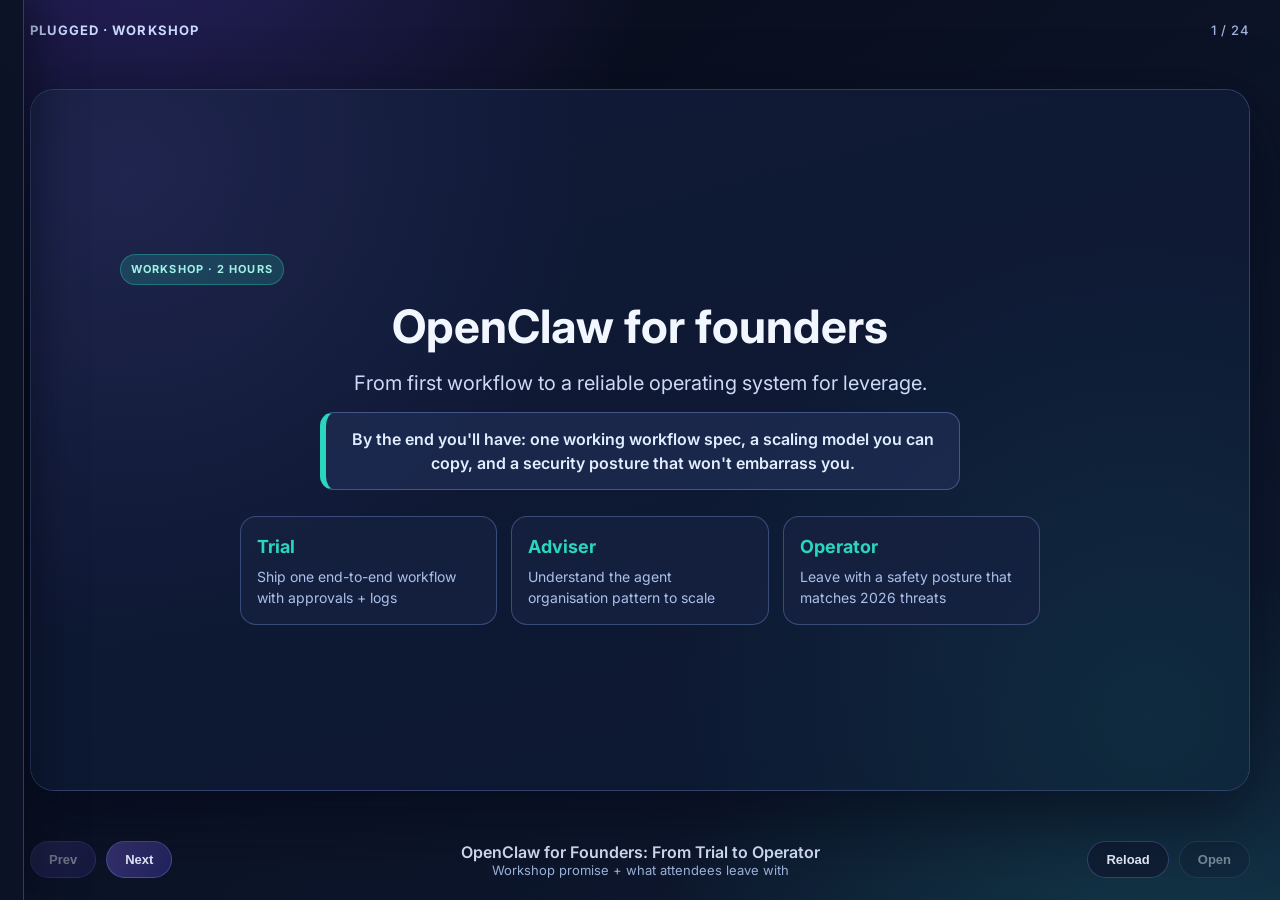
<file: index.html>
<!doctype html>
<html lang="en">
  <head>
    <meta charset="UTF-8" />
    <meta name="viewport" content="width=device-width, initial-scale=1.0" />
    <title>Plugged Workshop Deck</title>
    <link rel="icon" href="favicon.svg" type="image/svg+xml" />
    <link rel="preconnect" href="https://fonts.googleapis.com" />
    <link rel="preconnect" href="https://fonts.gstatic.com" crossorigin />
    <link
      href="https://fonts.googleapis.com/css2?family=Inter:wght@400;500;600&display=swap"
      rel="stylesheet"
    />
    <link rel="stylesheet" href="style.css" />
  </head>
  <body>
    <div id="app">
      <div class="rail-hotzone" id="railHotzone" aria-hidden="true"></div>
      <aside class="rail" id="rail">
        <div class="rail-header">Sections</div>
        <div class="rail-list" id="railList"></div>
      </aside>

      <main class="stage">
        <header class="topbar">
          <div class="brand">PLUGGED · Workshop</div>
          <div class="meta" id="slideCount"></div>
        </header>

        <section class="canvas-shell">
          <div class="canvas-frame">
            <iframe
              id="canvas"
              title="Presentation Canvas"
              loading="lazy"
              referrerpolicy="no-referrer"
            ></iframe>
            <div class="canvas-html" id="canvasHtml" aria-live="polite"></div>
            <div class="canvas-fallback" id="canvasFallback" aria-live="polite">
              <div class="fallback-card">
                <div class="fallback-title" id="fallbackTitle"></div>
                <div class="fallback-desc" id="fallbackDesc"></div>
                <div class="fallback-actions">
                  <button class="btn" id="fallbackOpen">Open site</button>
                </div>
              </div>
            </div>
          </div>
        </section>

        <footer class="controls">
          <div class="controls-left">
            <button class="btn" id="prevBtn">Prev</button>
            <button class="btn" id="nextBtn">Next</button>
          </div>
          <div class="controls-center">
            <div class="slide-title" id="slideTitle"></div>
            <div class="slide-desc" id="slideDesc"></div>
          </div>
          <div class="controls-right">
            <button class="btn btn-ghost" id="reloadBtn">Reload</button>
            <button class="btn btn-ghost" id="openBtn">Open</button>
          </div>
        </footer>
      </main>
    </div>

    <script src="app.js"></script>
  </body>
</html>
</file>
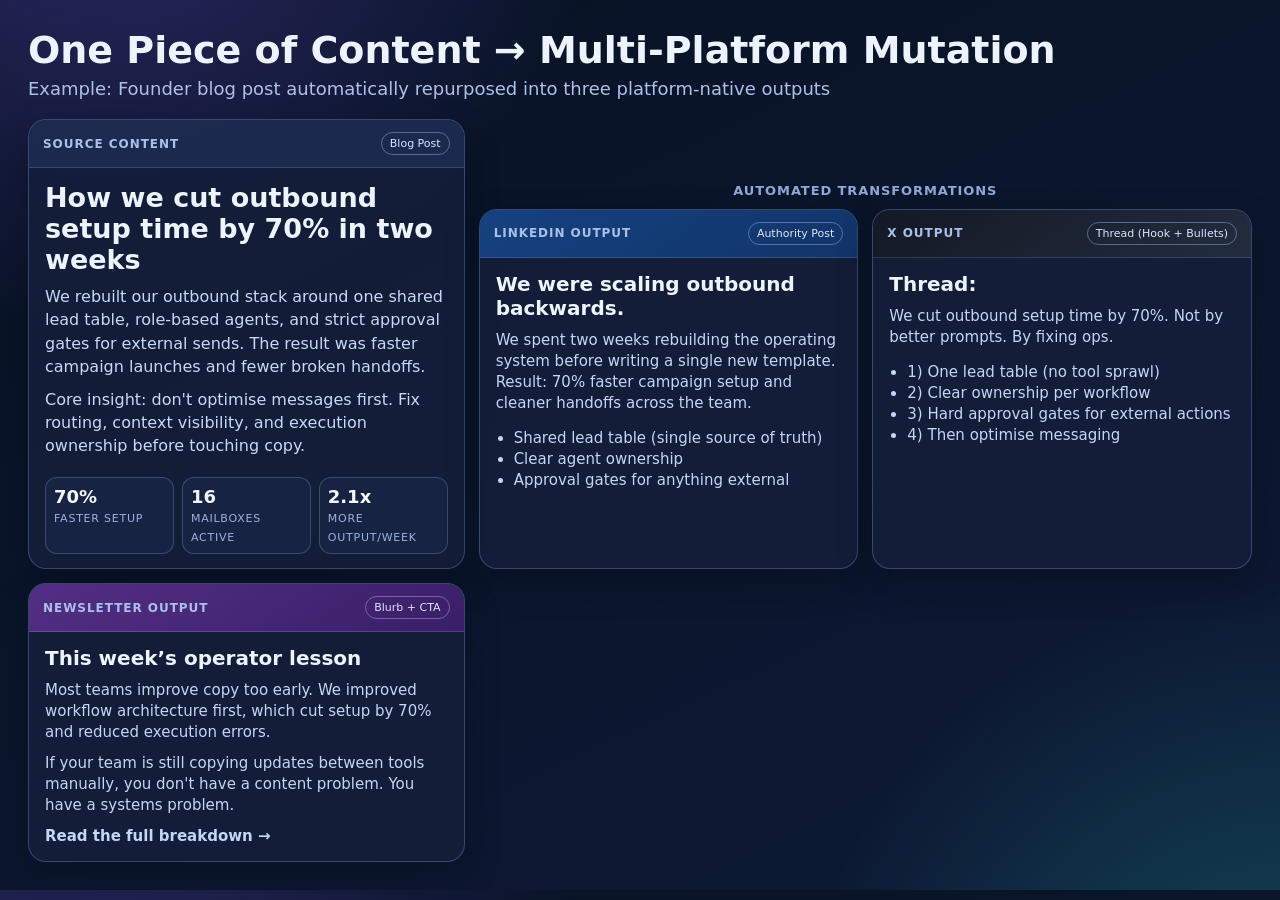
<file: demos/content-mutation.html>
<!doctype html>
<html lang="en">
  <head>
    <meta charset="UTF-8" />
    <meta name="viewport" content="width=device-width, initial-scale=1.0" />
    <title>Content Mutation Example</title>
    <style>
      :root {
        color-scheme: dark;
      }

      * {
        box-sizing: border-box;
      }

      body {
        margin: 0;
        font-family: Inter, system-ui, -apple-system, sans-serif;
        background:
          radial-gradient(1100px circle at 8% -20%, rgba(130, 92, 255, 0.32), transparent 46%),
          radial-gradient(1100px circle at 100% 120%, rgba(39, 209, 188, 0.26), transparent 44%),
          linear-gradient(155deg, #081224, #0d1a35);
        color: #edf4ff;
      }

      .wrap {
        width: min(1480px, 100vw);
        margin: 0 auto;
        padding: 28px;
      }

      h1 {
        margin: 0 0 6px;
        font-size: 38px;
      }

      .sub {
        color: #adc1e8;
        margin-bottom: 20px;
        font-size: 18px;
      }

      .grid {
        display: grid;
        grid-template-columns: 1.15fr 1fr 1fr;
        grid-template-rows: auto auto;
        gap: 14px;
      }

      .card {
        border-radius: 18px;
        border: 1px solid rgba(152, 183, 255, 0.28);
        background: rgba(20, 31, 58, 0.86);
        overflow: hidden;
        box-shadow: 0 14px 32px rgba(7, 10, 24, 0.45);
        min-height: 250px;
        display: flex;
        flex-direction: column;
      }

      .card.source {
        grid-column: 1 / 2;
        grid-row: 1 / 3;
      }

      .head {
        display: flex;
        justify-content: space-between;
        align-items: center;
        padding: 12px 14px;
        border-bottom: 1px solid rgba(152, 183, 255, 0.2);
        background: rgba(31, 46, 87, 0.74);
      }

      .label {
        font-size: 12px;
        letter-spacing: 0.08em;
        text-transform: uppercase;
        color: #aac0ea;
        font-weight: 700;
      }

      .tag {
        border: 1px solid rgba(170, 198, 255, 0.42);
        padding: 4px 8px;
        border-radius: 999px;
        font-size: 11px;
        color: #d8e6ff;
      }

      .body {
        padding: 14px 16px;
        display: flex;
        flex-direction: column;
        gap: 10px;
      }

      .source h2 {
        margin: 0;
        font-size: 27px;
        line-height: 1.15;
      }

      .source p {
        margin: 0;
        color: #c7d8fa;
        line-height: 1.45;
      }

      .stats {
        margin-top: 10px;
        display: grid;
        grid-template-columns: repeat(3, minmax(0, 1fr));
        gap: 8px;
      }

      .stat {
        border-radius: 12px;
        padding: 8px;
        border: 1px solid rgba(154, 184, 255, 0.26);
        background: rgba(25, 38, 71, 0.8);
      }

      .stat b {
        display: block;
        font-size: 18px;
        color: #f3f7ff;
      }

      .stat span {
        font-size: 11px;
        color: #9cb2df;
        text-transform: uppercase;
        letter-spacing: 0.07em;
      }

      .platform h3 {
        margin: 0;
        font-size: 20px;
      }

      .platform p,
      .platform li {
        margin: 0;
        color: #c4d5f7;
        line-height: 1.4;
        font-size: 15px;
      }

      .platform ul {
        margin: 4px 0 0;
        padding-left: 18px;
      }

      .linkedin .head {
        background: linear-gradient(145deg, rgba(22, 74, 144, 0.82), rgba(18, 58, 115, 0.82));
      }

      .xthread .head {
        background: linear-gradient(145deg, rgba(18, 24, 35, 0.9), rgba(37, 46, 63, 0.9));
      }

      .newsletter .head {
        background: linear-gradient(145deg, rgba(94, 50, 147, 0.84), rgba(66, 30, 112, 0.84));
      }

      .arrow {
        grid-column: 2 / 4;
        justify-self: center;
        align-self: end;
        margin-bottom: -3px;
        font-size: 13px;
        color: #90a8d7;
        letter-spacing: 0.07em;
        text-transform: uppercase;
        font-weight: 600;
      }
    </style>
  </head>
  <body>
    <div class="wrap">
      <h1>One Piece of Content → Multi-Platform Mutation</h1>
      <div class="sub">Example: Founder blog post automatically repurposed into three platform-native outputs</div>

      <div class="grid" id="mutation-grid">
        <article class="card source" id="source-card">
          <div class="head">
            <span class="label">Source Content</span>
            <span class="tag">Blog Post</span>
          </div>
          <div class="body">
            <h2>How we cut outbound setup time by 70% in two weeks</h2>
            <p>
              We rebuilt our outbound stack around one shared lead table, role-based agents,
              and strict approval gates for external sends. The result was faster campaign launches
              and fewer broken handoffs.
            </p>
            <p>
              Core insight: don't optimise messages first. Fix routing, context visibility,
              and execution ownership before touching copy.
            </p>
            <div class="stats">
              <div class="stat"><b>70%</b><span>Faster setup</span></div>
              <div class="stat"><b>16</b><span>Mailboxes active</span></div>
              <div class="stat"><b>2.1x</b><span>More output/week</span></div>
            </div>
          </div>
        </article>

        <div class="arrow">Automated transformations</div>

        <article class="card platform linkedin" id="linkedin-card">
          <div class="head">
            <span class="label">LinkedIn Output</span>
            <span class="tag">Authority Post</span>
          </div>
          <div class="body">
            <h3>We were scaling outbound backwards.</h3>
            <p>
              We spent two weeks rebuilding the operating system before writing a single new template.
              Result: 70% faster campaign setup and cleaner handoffs across the team.
            </p>
            <ul>
              <li>Shared lead table (single source of truth)</li>
              <li>Clear agent ownership</li>
              <li>Approval gates for anything external</li>
            </ul>
          </div>
        </article>

        <article class="card platform xthread" id="x-card">
          <div class="head">
            <span class="label">X Output</span>
            <span class="tag">Thread (Hook + Bullets)</span>
          </div>
          <div class="body">
            <h3>Thread:</h3>
            <p>We cut outbound setup time by 70%. Not by better prompts. By fixing ops.</p>
            <ul>
              <li>1) One lead table (no tool sprawl)</li>
              <li>2) Clear ownership per workflow</li>
              <li>3) Hard approval gates for external actions</li>
              <li>4) Then optimise messaging</li>
            </ul>
          </div>
        </article>

        <article class="card platform newsletter" id="newsletter-card">
          <div class="head">
            <span class="label">Newsletter Output</span>
            <span class="tag">Blurb + CTA</span>
          </div>
          <div class="body">
            <h3>This week’s operator lesson</h3>
            <p>
              Most teams improve copy too early. We improved workflow architecture first,
              which cut setup by 70% and reduced execution errors.
            </p>
            <p>
              If your team is still copying updates between tools manually, you don't have a content problem.
              You have a systems problem.
            </p>
            <p><strong>Read the full breakdown →</strong></p>
          </div>
        </article>
      </div>
    </div>
  </body>
</html>
</file>
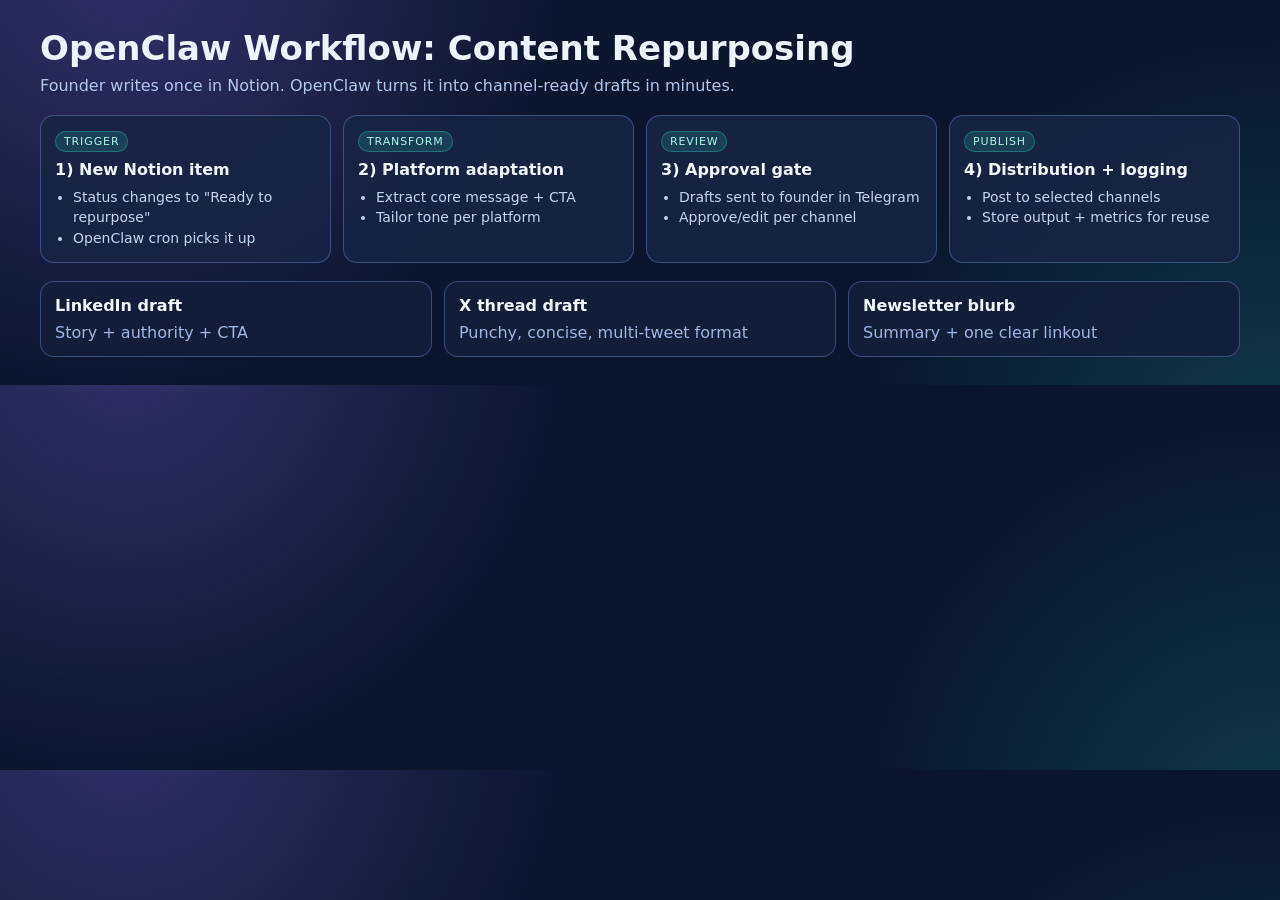
<file: demos/content-repurpose.html>
<!doctype html>
<html lang="en">
  <head>
    <meta charset="UTF-8" />
    <meta name="viewport" content="width=device-width, initial-scale=1.0" />
    <title>Content Repurposing Flow</title>
    <style>
      :root {
        color-scheme: dark;
      }
      body {
        margin: 0;
        font-family: Inter, system-ui, -apple-system, sans-serif;
        background:
          radial-gradient(900px circle at 10% -10%, rgba(139, 112, 255, 0.28), transparent 48%),
          radial-gradient(850px circle at 100% 120%, rgba(36, 214, 189, 0.2), transparent 52%),
          linear-gradient(155deg, #0e1731 0%, #0a142b 100%);
        color: #edf3ff;
      }
      .wrap {
        max-width: 1200px;
        margin: 0 auto;
        padding: 28px;
      }
      h1 {
        margin: 0 0 8px;
        font-size: 34px;
      }
      p {
        margin: 0 0 20px;
        color: #b2c6ee;
      }
      .flow {
        display: grid;
        grid-template-columns: repeat(4, minmax(0, 1fr));
        gap: 12px;
      }
      .card {
        background: rgba(24, 36, 69, 0.9);
        border: 1px solid rgba(141, 173, 255, 0.32);
        border-radius: 14px;
        padding: 14px;
      }
      .card h3 {
        margin: 0 0 8px;
        font-size: 16px;
        color: #f1f6ff;
      }
      .badge {
        display: inline-block;
        font-size: 11px;
        text-transform: uppercase;
        letter-spacing: 0.08em;
        color: #abf4e8;
        background: rgba(42, 214, 190, 0.16);
        border: 1px solid rgba(42, 214, 190, 0.35);
        border-radius: 999px;
        padding: 3px 8px;
        margin-bottom: 8px;
      }
      ul {
        margin: 0;
        padding-left: 18px;
        font-size: 14px;
        line-height: 1.45;
        color: #c2d5f6;
      }
      .sample {
        margin-top: 18px;
        display: grid;
        grid-template-columns: repeat(3, minmax(0, 1fr));
        gap: 12px;
      }
      .sample .card {
        background: rgba(20, 31, 59, 0.86);
      }
      .sample .card p {
        margin: 0;
        color: #9fb5e2;
      }
      @media (max-width: 900px) {
        .flow,
        .sample {
          grid-template-columns: 1fr;
        }
      }
    </style>
  </head>
  <body>
    <div class="wrap">
      <h1>OpenClaw Workflow: Content Repurposing</h1>
      <p>
        Founder writes once in Notion. OpenClaw turns it into channel-ready drafts in minutes.
      </p>

      <div class="flow">
        <div class="card">
          <div class="badge">Trigger</div>
          <h3>1) New Notion item</h3>
          <ul>
            <li>Status changes to "Ready to repurpose"</li>
            <li>OpenClaw cron picks it up</li>
          </ul>
        </div>
        <div class="card">
          <div class="badge">Transform</div>
          <h3>2) Platform adaptation</h3>
          <ul>
            <li>Extract core message + CTA</li>
            <li>Tailor tone per platform</li>
          </ul>
        </div>
        <div class="card">
          <div class="badge">Review</div>
          <h3>3) Approval gate</h3>
          <ul>
            <li>Drafts sent to founder in Telegram</li>
            <li>Approve/edit per channel</li>
          </ul>
        </div>
        <div class="card">
          <div class="badge">Publish</div>
          <h3>4) Distribution + logging</h3>
          <ul>
            <li>Post to selected channels</li>
            <li>Store output + metrics for reuse</li>
          </ul>
        </div>
      </div>

      <div class="sample">
        <div class="card"><h3>LinkedIn draft</h3><p>Story + authority + CTA</p></div>
        <div class="card"><h3>X thread draft</h3><p>Punchy, concise, multi-tweet format</p></div>
        <div class="card"><h3>Newsletter blurb</h3><p>Summary + one clear linkout</p></div>
      </div>
    </div>
  </body>
</html>
</file>
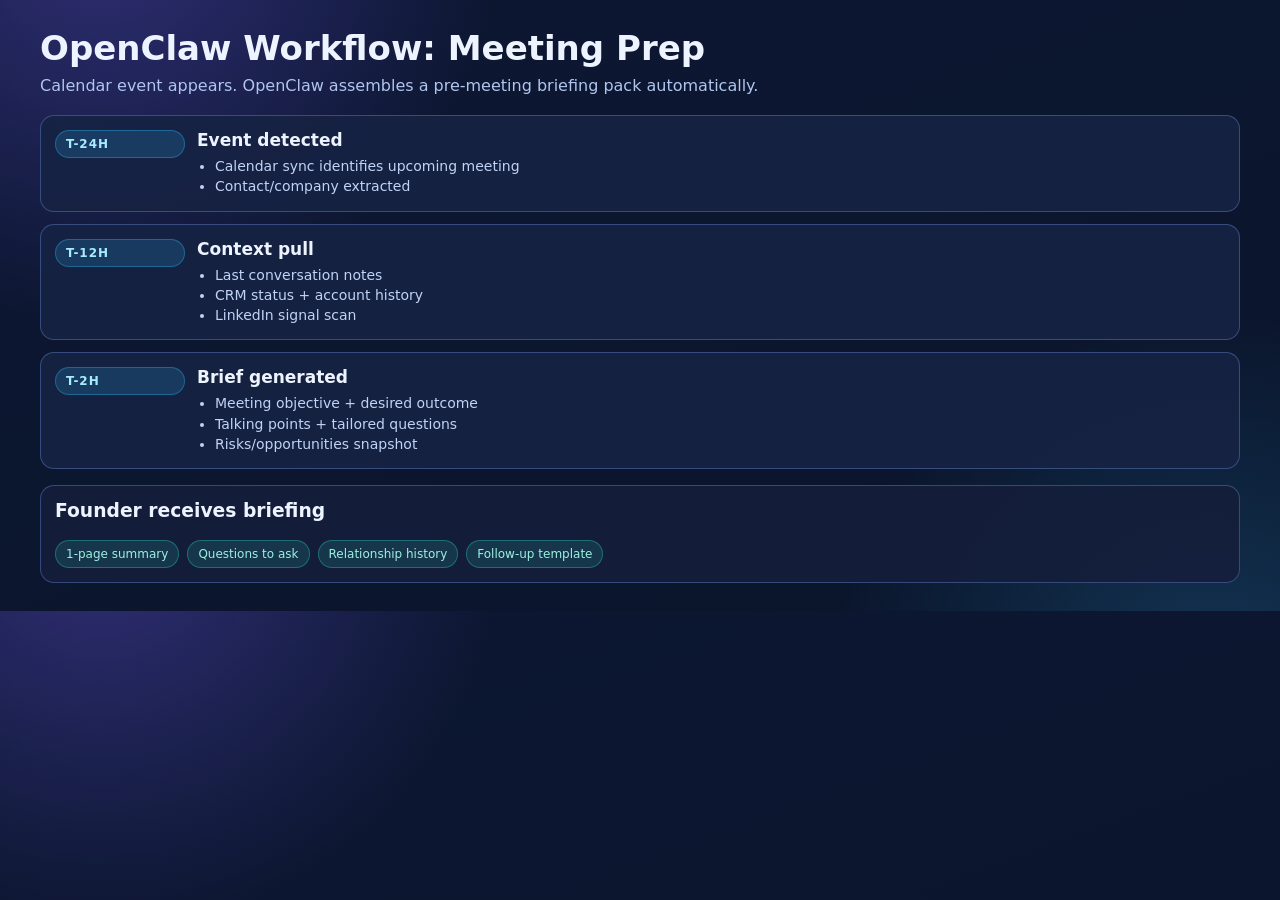
<file: demos/meeting-prep.html>
<!doctype html>
<html lang="en">
  <head>
    <meta charset="UTF-8" />
    <meta name="viewport" content="width=device-width, initial-scale=1.0" />
    <title>Meeting Prep Flow</title>
    <style>
      :root {
        color-scheme: dark;
      }
      body {
        margin: 0;
        font-family: Inter, system-ui, -apple-system, sans-serif;
        background:
          radial-gradient(860px circle at 8% -12%, rgba(120, 95, 255, 0.32), transparent 46%),
          radial-gradient(780px circle at 95% 115%, rgba(54, 186, 255, 0.2), transparent 50%),
          linear-gradient(160deg, #0d1733 0%, #0a152b 100%);
        color: #edf3ff;
      }
      .wrap {
        max-width: 1200px;
        margin: 0 auto;
        padding: 28px;
      }
      h1 {
        margin: 0 0 8px;
        font-size: 34px;
      }
      p {
        margin: 0 0 20px;
        color: #b0c5ef;
      }
      .timeline {
        display: grid;
        gap: 12px;
      }
      .step {
        background: rgba(23, 35, 67, 0.9);
        border: 1px solid rgba(126, 168, 255, 0.32);
        border-radius: 14px;
        padding: 14px;
        display: grid;
        grid-template-columns: 130px 1fr;
        gap: 12px;
        align-items: start;
      }
      .time {
        font-size: 12px;
        text-transform: uppercase;
        letter-spacing: 0.08em;
        color: #a6ecff;
        font-weight: 700;
        background: rgba(45, 190, 255, 0.16);
        border: 1px solid rgba(45, 190, 255, 0.33);
        border-radius: 999px;
        padding: 6px 10px;
        display: inline-block;
      }
      .step h3 {
        margin: 0 0 6px;
        font-size: 17px;
      }
      ul {
        margin: 0;
        padding-left: 18px;
        font-size: 14px;
        line-height: 1.45;
        color: #c0d3f6;
      }
      .output {
        margin-top: 16px;
        background: rgba(20, 31, 59, 0.9);
        border: 1px solid rgba(126, 168, 255, 0.32);
        border-radius: 14px;
        padding: 14px;
      }
      .output h3 {
        margin-top: 0;
      }
      .chips {
        display: flex;
        flex-wrap: wrap;
        gap: 8px;
      }
      .chip {
        background: rgba(42, 214, 190, 0.14);
        border: 1px solid rgba(42, 214, 190, 0.35);
        border-radius: 999px;
        padding: 6px 10px;
        font-size: 12px;
        color: #9cf0e3;
      }
      @media (max-width: 900px) {
        .step {
          grid-template-columns: 1fr;
        }
      }
    </style>
  </head>
  <body>
    <div class="wrap">
      <h1>OpenClaw Workflow: Meeting Prep</h1>
      <p>
        Calendar event appears. OpenClaw assembles a pre-meeting briefing pack automatically.
      </p>

      <div class="timeline">
        <div class="step">
          <div class="time">T-24h</div>
          <div>
            <h3>Event detected</h3>
            <ul>
              <li>Calendar sync identifies upcoming meeting</li>
              <li>Contact/company extracted</li>
            </ul>
          </div>
        </div>

        <div class="step">
          <div class="time">T-12h</div>
          <div>
            <h3>Context pull</h3>
            <ul>
              <li>Last conversation notes</li>
              <li>CRM status + account history</li>
              <li>LinkedIn signal scan</li>
            </ul>
          </div>
        </div>

        <div class="step">
          <div class="time">T-2h</div>
          <div>
            <h3>Brief generated</h3>
            <ul>
              <li>Meeting objective + desired outcome</li>
              <li>Talking points + tailored questions</li>
              <li>Risks/opportunities snapshot</li>
            </ul>
          </div>
        </div>
      </div>

      <div class="output">
        <h3>Founder receives briefing</h3>
        <div class="chips">
          <span class="chip">1-page summary</span>
          <span class="chip">Questions to ask</span>
          <span class="chip">Relationship history</span>
          <span class="chip">Follow-up template</span>
        </div>
      </div>
    </div>
  </body>
</html>
</file>
<file: style.css>
:root {
  color-scheme: dark;
  --bg: #070b17;
  --bg-gradient:
    radial-gradient(1200px circle at 10% -20%, rgba(112, 82, 255, 0.35) 0%, transparent 46%),
    radial-gradient(1100px circle at 90% 120%, rgba(40, 207, 188, 0.2) 0%, transparent 48%),
    linear-gradient(145deg, #070b17 0%, #0b1225 46%, #0f1b33 100%);
  --panel: rgba(16, 24, 46, 0.84);
  --panel-strong: rgba(34, 47, 83, 0.92);
  --panel-soft: rgba(20, 30, 58, 0.72);
  --border: rgba(131, 162, 246, 0.3);
  --text: #eaf1ff;
  --muted: #9fb4df;
  --accent: #8f72ff;
  --accent-strong: #6b4dff;
  --accent-alt: #2ad6be;
  --shadow: 0 24px 70px rgba(4, 8, 22, 0.62);
  --radius: 24px;
}

* {
  box-sizing: border-box;
}

body {
  margin: 0;
  font-family: "Inter", system-ui, -apple-system, sans-serif;
  background: var(--bg-gradient);
  color: var(--text);
  height: 100vh;
  overflow: hidden;
}

#app {
  display: flex;
  height: 100vh;
}

.stage {
  flex: 1;
  display: flex;
  flex-direction: column;
  padding: 22px 30px;
  gap: 18px;
  min-width: 0;
}

.topbar {
  display: flex;
  align-items: center;
  justify-content: space-between;
  font-size: 13px;
  letter-spacing: 0.08em;
  text-transform: uppercase;
  color: var(--muted);
}

.brand {
  font-weight: 700;
  color: #cbd9ff;
}

.meta {
  font-weight: 500;
}

.canvas-shell {
  flex: 1;
  display: flex;
  align-items: center;
  justify-content: center;
}

.canvas-frame {
  width: min(1440px, 96vw);
  height: min(820px, 78vh);
  border-radius: var(--radius);
  background: linear-gradient(165deg, rgba(17, 26, 50, 0.95) 0%, rgba(10, 18, 36, 0.92) 100%);
  border: 1px solid var(--border);
  box-shadow: var(--shadow);
  overflow: hidden;
  position: relative;
}

.canvas-frame::before {
  content: "";
  position: absolute;
  inset: 0;
  pointer-events: none;
  background:
    radial-gradient(620px circle at 14% 14%, rgba(142, 117, 255, 0.15), transparent 60%),
    radial-gradient(580px circle at 86% 88%, rgba(41, 214, 190, 0.1), transparent 62%);
  z-index: 0;
}

#canvas {
  width: 100%;
  height: 100%;
  border: none;
  background: #0f172d;
  position: relative;
  z-index: 1;
}

.canvas-html {
  position: absolute;
  inset: 0;
  z-index: 2;
  display: none;
  overflow-y: auto;
  background:
    radial-gradient(800px circle at 8% 12%, rgba(143, 114, 255, 0.12), transparent 58%),
    radial-gradient(800px circle at 92% 90%, rgba(42, 214, 190, 0.1), transparent 62%),
    linear-gradient(165deg, #101a36 0%, #0c1730 100%);
  padding: 44px 50px;
}

.controls {
  display: grid;
  grid-template-columns: 1fr 2fr 1fr;
  align-items: center;
  gap: 16px;
}

.controls-left,
.controls-right {
  display: flex;
  gap: 10px;
}

.controls-right {
  justify-content: flex-end;
}

.controls-center {
  text-align: center;
}

.slide-title {
  font-weight: 600;
  font-size: 16px;
  color: #dce8ff;
}

.slide-desc {
  font-size: 13px;
  color: var(--muted);
}

.btn {
  border: 1px solid var(--border);
  background: linear-gradient(135deg, rgba(141, 114, 255, 0.35), rgba(96, 77, 255, 0.26));
  color: var(--text);
  padding: 10px 18px;
  border-radius: 999px;
  font-size: 13px;
  font-weight: 600;
  cursor: pointer;
  transition: all 0.2s ease;
}

.btn:hover {
  transform: translateY(-1px);
  border-color: rgba(146, 178, 255, 0.6);
  box-shadow: 0 10px 20px rgba(109, 78, 255, 0.26);
}

.btn:active {
  transform: translateY(0);
}

.btn-ghost {
  background: rgba(16, 26, 49, 0.78);
}

.rail-hotzone {
  position: fixed;
  left: 0;
  top: 0;
  width: 12px;
  height: 100vh;
  z-index: 12;
}

.rail {
  position: fixed;
  left: 0;
  top: 0;
  width: 270px;
  height: 100vh;
  padding: 24px 18px;
  background: rgba(12, 19, 38, 0.96);
  border-right: 1px solid var(--border);
  box-shadow: 12px 0 38px rgba(4, 8, 22, 0.5);
  transform: translateX(-246px);
  transition: transform 0.25s ease;
  z-index: 11;
  display: flex;
  flex-direction: column;
  gap: 16px;
}

body.rail-open .rail {
  transform: translateX(0);
}

.rail-header {
  font-size: 12px;
  letter-spacing: 0.08em;
  text-transform: uppercase;
  color: var(--muted);
  font-weight: 600;
}

.rail-list {
  display: flex;
  flex-direction: column;
  gap: 8px;
  overflow-y: auto;
  padding-right: 6px;
}

.rail-item {
  text-align: left;
  background: transparent;
  border: 1px solid transparent;
  border-radius: 14px;
  padding: 10px 12px;
  font-size: 13px;
  cursor: pointer;
  color: #d8e4ff;
  transition: all 0.2s ease;
}

.rail-item:hover {
  background: rgba(140, 114, 255, 0.16);
  border-color: rgba(146, 178, 255, 0.4);
}

.rail-item.active {
  background: rgba(140, 114, 255, 0.3);
  border-color: rgba(156, 188, 255, 0.6);
  font-weight: 600;
}

.rail-section {
  margin: 8px 2px 2px;
  font-size: 11px;
  letter-spacing: 0.07em;
  text-transform: uppercase;
  color: #91a7d2;
  opacity: 0.9;
}

.slide-content {
  max-width: 1040px;
  margin: 0 auto;
  display: flex;
  flex-direction: column;
  gap: 14px;
  line-height: 1.5;
}

.slide-content.wide {
  max-width: 1380px;
}

.slide-content.center {
  justify-content: center;
  min-height: 100%;
  align-items: center;
  text-align: center;
}

.slide-content h1,
.slide-content h2,
.slide-content h3 {
  margin: 0;
  line-height: 1.2;
  color: #f2f6ff;
}

.slide-content h1 {
  font-size: 46px;
}

.slide-content h2 {
  font-size: 34px;
}

.slide-content h3 {
  font-size: 22px;
  margin-top: 8px;
}

.slide-content p {
  margin: 0;
  font-size: 20px;
  color: #ccdaf8;
}

.slide-content ul,
.slide-content ol {
  margin: 0;
  padding-left: 22px;
  font-size: 19px;
  color: #c3d3f6;
}

.slide-content li + li {
  margin-top: 8px;
}

.big-list {
  font-size: 21px;
}

.big-list ul {
  margin-top: 8px;
}

.callout {
  background: rgba(30, 44, 82, 0.78);
  border: 1px solid rgba(144, 176, 255, 0.34);
  border-left: 6px solid var(--accent-alt);
  border-radius: 14px;
  padding: 14px 16px;
  font-weight: 600;
  color: #e2edff;
}

.pill {
  align-self: flex-start;
  font-size: 11px;
  text-transform: uppercase;
  letter-spacing: 0.1em;
  font-weight: 700;
  padding: 6px 10px;
  border-radius: 999px;
  background: rgba(42, 214, 190, 0.18);
  border: 1px solid rgba(42, 214, 190, 0.35);
  color: #9ff2e5;
}

.muted-line {
  color: #93a9d7 !important;
  font-size: 18px !important;
}

.flow-grid {
  display: grid;
  grid-template-columns: 1fr auto 1fr auto 1fr auto 1fr;
  gap: 10px;
  align-items: center;
}

.flow-card {
  background: rgba(24, 36, 69, 0.9);
  border: 1px solid rgba(141, 173, 255, 0.32);
  border-radius: 16px;
  padding: 12px;
  display: flex;
  flex-direction: column;
  gap: 3px;
  min-height: 92px;
}

.flow-card strong {
  font-size: 17px;
  color: #f2f6ff;
}

.flow-card span {
  color: #a9bce6;
  font-size: 14px;
}

.flow-arrow {
  color: #7ddbd1;
  font-size: 24px;
  font-weight: 700;
}

.two-col {
  display: grid;
  grid-template-columns: repeat(2, minmax(0, 1fr));
  gap: 18px;
}

.two-col > div {
  background: rgba(22, 33, 64, 0.82);
  border: 1px solid rgba(138, 169, 247, 0.32);
  border-radius: 16px;
  padding: 16px;
}

.visual-grid {
  display: grid;
  grid-template-columns: repeat(3, minmax(0, 1fr));
  gap: 14px;
}

.visual-card {
  background: rgba(22, 33, 64, 0.84);
  border: 1px solid rgba(143, 174, 248, 0.34);
  border-radius: 16px;
  overflow: hidden;
  display: flex;
  flex-direction: column;
  min-height: 260px;
}

.visual-card img {
  width: 100%;
  height: 180px;
  object-fit: cover;
  border-bottom: 1px solid rgba(143, 174, 248, 0.24);
}

.visual-caption {
  padding: 10px 12px 12px;
  color: #b6caef;
  font-size: 14px;
}

.image-band {
  width: 100%;
  display: grid;
  grid-template-columns: repeat(2, minmax(0, 1fr));
  gap: 12px;
}

.image-band img {
  width: 100%;
  height: 180px;
  object-fit: cover;
  border-radius: 14px;
  border: 1px solid rgba(141, 173, 255, 0.35);
  box-shadow: 0 10px 20px rgba(8, 12, 28, 0.38);
}

.image-band-small {
  max-width: 860px;
}

.choice-grid {
  margin-top: 12px;
  display: grid;
  grid-template-columns: repeat(2, minmax(0, 1fr));
  gap: 14px;
  width: 100%;
}

.choice-grid.single {
  grid-template-columns: minmax(0, 420px);
  justify-content: center;
}

.choice-btn {
  border: 1px solid rgba(147, 178, 255, 0.35);
  background: linear-gradient(145deg, rgba(29, 42, 79, 0.92), rgba(21, 32, 62, 0.88));
  border-radius: 16px;
  padding: 18px;
  text-align: left;
  cursor: pointer;
  display: flex;
  flex-direction: column;
  gap: 8px;
  transition: all 0.2s ease;
}

.choice-btn strong {
  font-size: 18px;
  color: #edf3ff;
}

.choice-btn span {
  font-size: 14px;
  color: #abc0ea;
}

.choice-btn:hover {
  transform: translateY(-1px);
  border-color: rgba(162, 192, 255, 0.62);
  box-shadow: 0 12px 24px rgba(78, 113, 241, 0.24);
}

.mutation-slide {
  min-height: 100%;
  justify-content: center;
  gap: 16px;
}

.mutation-showcase {
  display: grid;
  grid-template-columns: 1.1fr auto 1.4fr;
  gap: 14px;
  align-items: center;
}

.mutation-source-block,
.mutation-output-card {
  background: rgba(22, 33, 64, 0.84);
  border: 1px solid rgba(143, 174, 248, 0.34);
  border-radius: 14px;
  overflow: hidden;
  box-shadow: 0 10px 18px rgba(8, 12, 28, 0.28);
}

.mutation-source-block img,
.mutation-output-card img {
  width: 100%;
  display: block;
  object-fit: cover;
}

.mutation-arrow {
  text-transform: uppercase;
  letter-spacing: 0.08em;
  color: #98b2e6;
  font-size: 12px;
  font-weight: 700;
  text-align: center;
}

.mutation-output-grid {
  display: grid;
  grid-template-columns: repeat(3, minmax(0, 1fr));
  gap: 12px;
}

.mutation-caption {
  padding: 9px 11px;
  font-size: 13px;
  color: #b6caef;
  border-top: 1px solid rgba(143, 174, 248, 0.22);
}

.btn.disabled,
.btn:disabled {
  opacity: 0.45;
  cursor: not-allowed;
  box-shadow: none;
}

.btn.disabled:hover,
.btn:disabled:hover {
  transform: none;
  border-color: var(--border);
}

@media (max-width: 900px) {
  .controls {
    grid-template-columns: 1fr;
    gap: 10px;
  }

  .controls-left,
  .controls-right {
    justify-content: center;
  }

  .controls-center {
    order: -1;
  }

  .canvas-frame {
    height: 70vh;
  }

  .canvas-html {
    padding: 24px 20px;
  }

  .slide-content h1 {
    font-size: 32px;
  }

  .slide-content h2 {
    font-size: 26px;
  }

  .slide-content h3 {
    font-size: 19px;
  }

  .slide-content p,
  .slide-content ul,
  .slide-content ol,
  .big-list {
    font-size: 16px;
  }

  .flow-grid {
    grid-template-columns: 1fr;
  }

  .flow-arrow {
    display: none;
  }

  .two-col,
  .choice-grid,
  .visual-grid,
  .image-band,
  .mutation-showcase,
  .mutation-output-grid {
    grid-template-columns: 1fr;
  }

  .mutation-arrow {
    font-size: 11px;
  }

  .visual-card img,
  .image-band img {
    height: 200px;
  }
}

.canvas-fallback {
  position: absolute;
  inset: 0;
  display: none;
  align-items: center;
  justify-content: center;
  background: linear-gradient(155deg, #141f3d, #0d1732);
  color: var(--text);
  text-align: center;
  padding: 24px;
  z-index: 3;
}

.canvas-fallback.active {
  display: flex;
}

.fallback-card {
  background: rgba(20, 31, 59, 0.92);
  border-radius: 18px;
  padding: 24px 28px;
  border: 1px solid rgba(138, 169, 247, 0.38);
  box-shadow: 0 12px 32px rgba(6, 9, 22, 0.5);
  max-width: 420px;
}

.fallback-title {
  font-size: 18px;
  font-weight: 600;
  margin-bottom: 6px;
}

.fallback-desc {
  font-size: 13px;
  color: var(--muted);
  margin-bottom: 18px;
}

.fallback-actions {
  display: flex;
  justify-content: center;
}

/* ── Presenter notes panel ── */
.presenter-notes {
  display: none;
  position: fixed;
  bottom: 0;
  left: 0;
  right: 0;
  height: 180px;
  background: rgba(8, 14, 30, 0.96);
  border-top: 1px solid var(--border);
  z-index: 20;
  padding: 14px 24px;
  flex-direction: column;
  gap: 8px;
}

body.presenter-mode .presenter-notes {
  display: flex;
}

body.presenter-mode .stage {
  padding-bottom: 196px;
}

.notes-header {
  display: flex;
  align-items: center;
  gap: 16px;
  font-size: 12px;
  text-transform: uppercase;
  letter-spacing: 0.08em;
  color: var(--muted);
}

.notes-title {
  font-weight: 700;
  color: var(--accent-alt);
}

.notes-timer {
  font-family: monospace;
  font-size: 16px;
  color: #fff;
  font-weight: 700;
}

.notes-planned {
  color: var(--muted);
  font-weight: 500;
}

.notes-body {
  flex: 1;
  font-size: 15px;
  color: #c8daf5;
  line-height: 1.5;
  overflow-y: auto;
}

/* ── Three outcomes ── */
.three-outcomes {
  display: grid;
  grid-template-columns: repeat(3, minmax(0, 1fr));
  gap: 14px;
  margin-top: 12px;
  max-width: 800px;
}

.outcome-card {
  background: rgba(22, 33, 64, 0.82);
  border: 1px solid rgba(138, 169, 247, 0.32);
  border-radius: 16px;
  padding: 16px;
  display: flex;
  flex-direction: column;
  gap: 6px;
  text-align: left;
}

.outcome-card strong {
  font-size: 18px;
  color: var(--accent-alt);
}

.outcome-card span {
  font-size: 14px;
  color: #abc0ea;
}

/* ── Pain grid ── */
.pain-grid {
  display: grid;
  grid-template-columns: repeat(2, minmax(0, 1fr));
  gap: 12px;
}

.pain-card {
  background: rgba(22, 33, 64, 0.82);
  border: 1px solid rgba(138, 169, 247, 0.28);
  border-radius: 14px;
  padding: 14px;
  display: flex;
  flex-direction: column;
  gap: 4px;
}

.pain-icon {
  font-size: 24px;
}

.pain-card strong {
  font-size: 17px;
  color: #f0f4ff;
}

.pain-card p {
  margin: 0;
  font-size: 14px !important;
  color: #a6bce4;
}

/* ── Loop grid ── */
.loop-grid {
  display: flex;
  align-items: center;
  gap: 8px;
  flex-wrap: wrap;
  justify-content: center;
}

.loop-step {
  background: rgba(22, 33, 64, 0.88);
  border: 1px solid rgba(138, 169, 247, 0.32);
  border-radius: 16px;
  padding: 14px 16px;
  display: flex;
  flex-direction: column;
  gap: 4px;
  min-width: 130px;
  text-align: center;
}

.loop-num {
  width: 28px;
  height: 28px;
  border-radius: 50%;
  background: var(--accent);
  color: #fff;
  font-weight: 700;
  font-size: 14px;
  display: flex;
  align-items: center;
  justify-content: center;
  margin: 0 auto 4px;
}

.loop-step strong {
  font-size: 16px;
  color: #f0f5ff;
}

.loop-step span {
  font-size: 13px;
  color: #a4bce4;
}

.loop-arrow {
  color: var(--accent-alt);
  font-size: 22px;
  font-weight: 700;
}

/* ── Threat grid ── */
.threat-grid {
  display: grid;
  grid-template-columns: repeat(2, minmax(0, 1fr));
  gap: 12px;
}

.threat-card {
  background: rgba(22, 33, 64, 0.82);
  border-radius: 14px;
  padding: 14px;
  display: flex;
  flex-direction: column;
  gap: 6px;
}

.threat-card strong {
  font-size: 17px;
  color: #f0f4ff;
}

.threat-card p {
  margin: 0;
  font-size: 14px !important;
  color: #a6bce4;
}

.threat-tag {
  font-size: 11px;
  text-transform: uppercase;
  letter-spacing: 0.07em;
  font-weight: 700;
  padding: 4px 8px;
  border-radius: 999px;
  align-self: flex-start;
}

.threat-high {
  border: 1px solid rgba(255, 100, 100, 0.4);
}

.threat-high .threat-tag {
  background: rgba(255, 80, 80, 0.18);
  border: 1px solid rgba(255, 80, 80, 0.4);
  color: #ffa0a0;
}

.threat-med {
  border: 1px solid rgba(255, 190, 60, 0.4);
}

.threat-med .threat-tag {
  background: rgba(255, 190, 60, 0.18);
  border: 1px solid rgba(255, 190, 60, 0.4);
  color: #ffd580;
}

.threat-low {
  border: 1px solid rgba(100, 200, 100, 0.4);
}

.threat-low .threat-tag {
  background: rgba(100, 200, 100, 0.18);
  border: 1px solid rgba(100, 200, 100, 0.4);
  color: #a0e8a0;
}

/* ── Checklist ── */
.checklist {
  display: flex;
  flex-direction: column;
  gap: 12px;
}

.check-item {
  display: flex;
  align-items: flex-start;
  gap: 14px;
  background: rgba(22, 33, 64, 0.72);
  border: 1px solid rgba(138, 169, 247, 0.24);
  border-radius: 14px;
  padding: 14px;
}

.check-icon {
  font-size: 22px;
  flex-shrink: 0;
}

.check-item strong {
  display: block;
  font-size: 16px;
  color: #f0f4ff;
}

.check-item p {
  margin: 4px 0 0;
  font-size: 14px !important;
  color: #a6bce4;
}

/* ── Poll ── */
.poll-grid {
  display: grid;
  grid-template-columns: repeat(3, minmax(0, 1fr));
  gap: 14px;
  max-width: 800px;
  margin-top: 12px;
}

.poll-btn {
  background: rgba(22, 33, 64, 0.82);
  border: 1px solid rgba(138, 169, 247, 0.32);
  border-radius: 16px;
  padding: 18px 14px;
  cursor: pointer;
  display: flex;
  flex-direction: column;
  align-items: center;
  gap: 6px;
  transition: all 0.2s ease;
  color: var(--text);
  text-align: center;
}

.poll-btn:hover {
  border-color: rgba(162, 192, 255, 0.62);
  transform: translateY(-2px);
  box-shadow: 0 8px 20px rgba(78, 113, 241, 0.2);
}

.poll-emoji {
  font-size: 32px;
}

.poll-btn strong {
  font-size: 18px;
  color: #f0f5ff;
}

.poll-btn span {
  font-size: 13px;
  color: #a6bce4;
}

.poll-bar {
  width: 100%;
  height: 6px;
  background: rgba(255, 255, 255, 0.08);
  border-radius: 99px;
  margin-top: 8px;
  overflow: hidden;
}

.poll-fill {
  height: 100%;
  background: var(--accent-alt);
  border-radius: 99px;
  width: 0%;
  transition: width 0.4s ease;
}

.poll-count {
  font-size: 12px;
  color: var(--muted);
  font-weight: 600;
}

/* ── Tier grid ── */
.tier-grid {
  display: flex;
  flex-direction: column;
  gap: 10px;
}

.tier-card {
  display: grid;
  grid-template-columns: 80px 160px 1fr;
  align-items: center;
  gap: 14px;
  padding: 12px 16px;
  border-radius: 14px;
  background: rgba(22, 33, 64, 0.7);
  border: 1px solid rgba(138, 169, 247, 0.24);
}

.tier-label {
  font-size: 11px;
  text-transform: uppercase;
  letter-spacing: 0.08em;
  font-weight: 700;
  padding: 4px 8px;
  border-radius: 999px;
  text-align: center;
}

.tier-0 .tier-label { background: rgba(42, 214, 190, 0.25); color: #9ff2e5; }
.tier-1 .tier-label { background: rgba(143, 114, 255, 0.3); color: #c8b8ff; }
.tier-2 .tier-label { background: rgba(100, 160, 255, 0.2); color: #a0c8ff; }
.tier-3 .tier-label { background: rgba(255, 190, 60, 0.2); color: #ffd580; }
.tier-4 .tier-label { background: rgba(255, 255, 255, 0.08); color: #a6bce4; }

.tier-card strong { font-size: 16px; color: #f0f5ff; }
.tier-card span { font-size: 14px; color: #a6bce4; }

/* ── Worksheet ── */
.worksheet {
  display: flex;
  flex-direction: column;
  gap: 10px;
}

.ws-row {
  display: grid;
  grid-template-columns: 140px 1fr;
  gap: 14px;
  align-items: center;
  background: rgba(22, 33, 64, 0.72);
  border: 1px solid rgba(138, 169, 247, 0.24);
  border-radius: 12px;
  padding: 12px 16px;
}

.ws-label {
  font-weight: 700;
  font-size: 15px;
  color: var(--accent-alt);
  text-transform: uppercase;
  letter-spacing: 0.06em;
  font-size: 12px;
}

.ws-hint {
  font-size: 15px;
  color: #b0c6ee;
}

/* ── Timeline / day grid ── */
.timeline-grid {
  display: grid;
  grid-template-columns: repeat(3, minmax(0, 1fr));
  gap: 10px;
}

.day-card {
  display: flex;
  gap: 12px;
  align-items: flex-start;
  background: rgba(22, 33, 64, 0.72);
  border: 1px solid rgba(138, 169, 247, 0.24);
  border-radius: 14px;
  padding: 12px;
}

.day-num {
  width: 36px;
  height: 36px;
  border-radius: 50%;
  background: var(--accent);
  color: #fff;
  font-weight: 700;
  font-size: 14px;
  display: flex;
  align-items: center;
  justify-content: center;
  flex-shrink: 0;
}

.day-card strong {
  display: block;
  font-size: 15px;
  color: #f0f5ff;
}

.day-card p {
  margin: 2px 0 0;
  font-size: 13px !important;
  color: #a6bce4;
}

/* ── Metrics row ── */
.metrics-row {
  display: flex;
  flex-wrap: wrap;
  gap: 8px;
  margin-top: 4px;
}

.metric-chip {
  background: rgba(42, 214, 190, 0.14);
  border: 1px solid rgba(42, 214, 190, 0.35);
  border-radius: 999px;
  padding: 6px 12px;
  font-size: 13px;
  color: #9cf0e3;
  font-weight: 600;
}

/* ── QR placeholder ── */
.qr-placeholder {
  margin-top: 16px;
  display: flex;
  flex-direction: column;
  align-items: center;
  gap: 8px;
}

.qr-box {
  width: 140px;
  height: 140px;
  border: 2px dashed rgba(138, 169, 247, 0.4);
  border-radius: 16px;
  display: flex;
  align-items: center;
  justify-content: center;
  color: var(--muted);
  font-size: 14px;
  font-weight: 600;
}

/* ── Responsive additions ── */
@media (max-width: 900px) {
  .three-outcomes,
  .pain-grid,
  .threat-grid,
  .poll-grid,
  .timeline-grid {
    grid-template-columns: 1fr;
  }

  .tier-card {
    grid-template-columns: 70px 1fr;
  }

  .tier-card span {
    display: none;
  }

  .ws-row {
    grid-template-columns: 1fr;
  }

  .loop-arrow {
    display: none;
  }

  .presenter-notes {
    height: 140px;
  }
}

.canvas-screenshot {
  position: absolute;
  inset: 0;
  z-index: 1;
  width: 100%;
  height: 100%;
  padding: 20px;
  object-fit: contain;
  object-position: center;
  display: none;
  background: linear-gradient(160deg, rgba(13, 21, 43, 0.85), rgba(11, 18, 37, 0.95));
}
</file>
